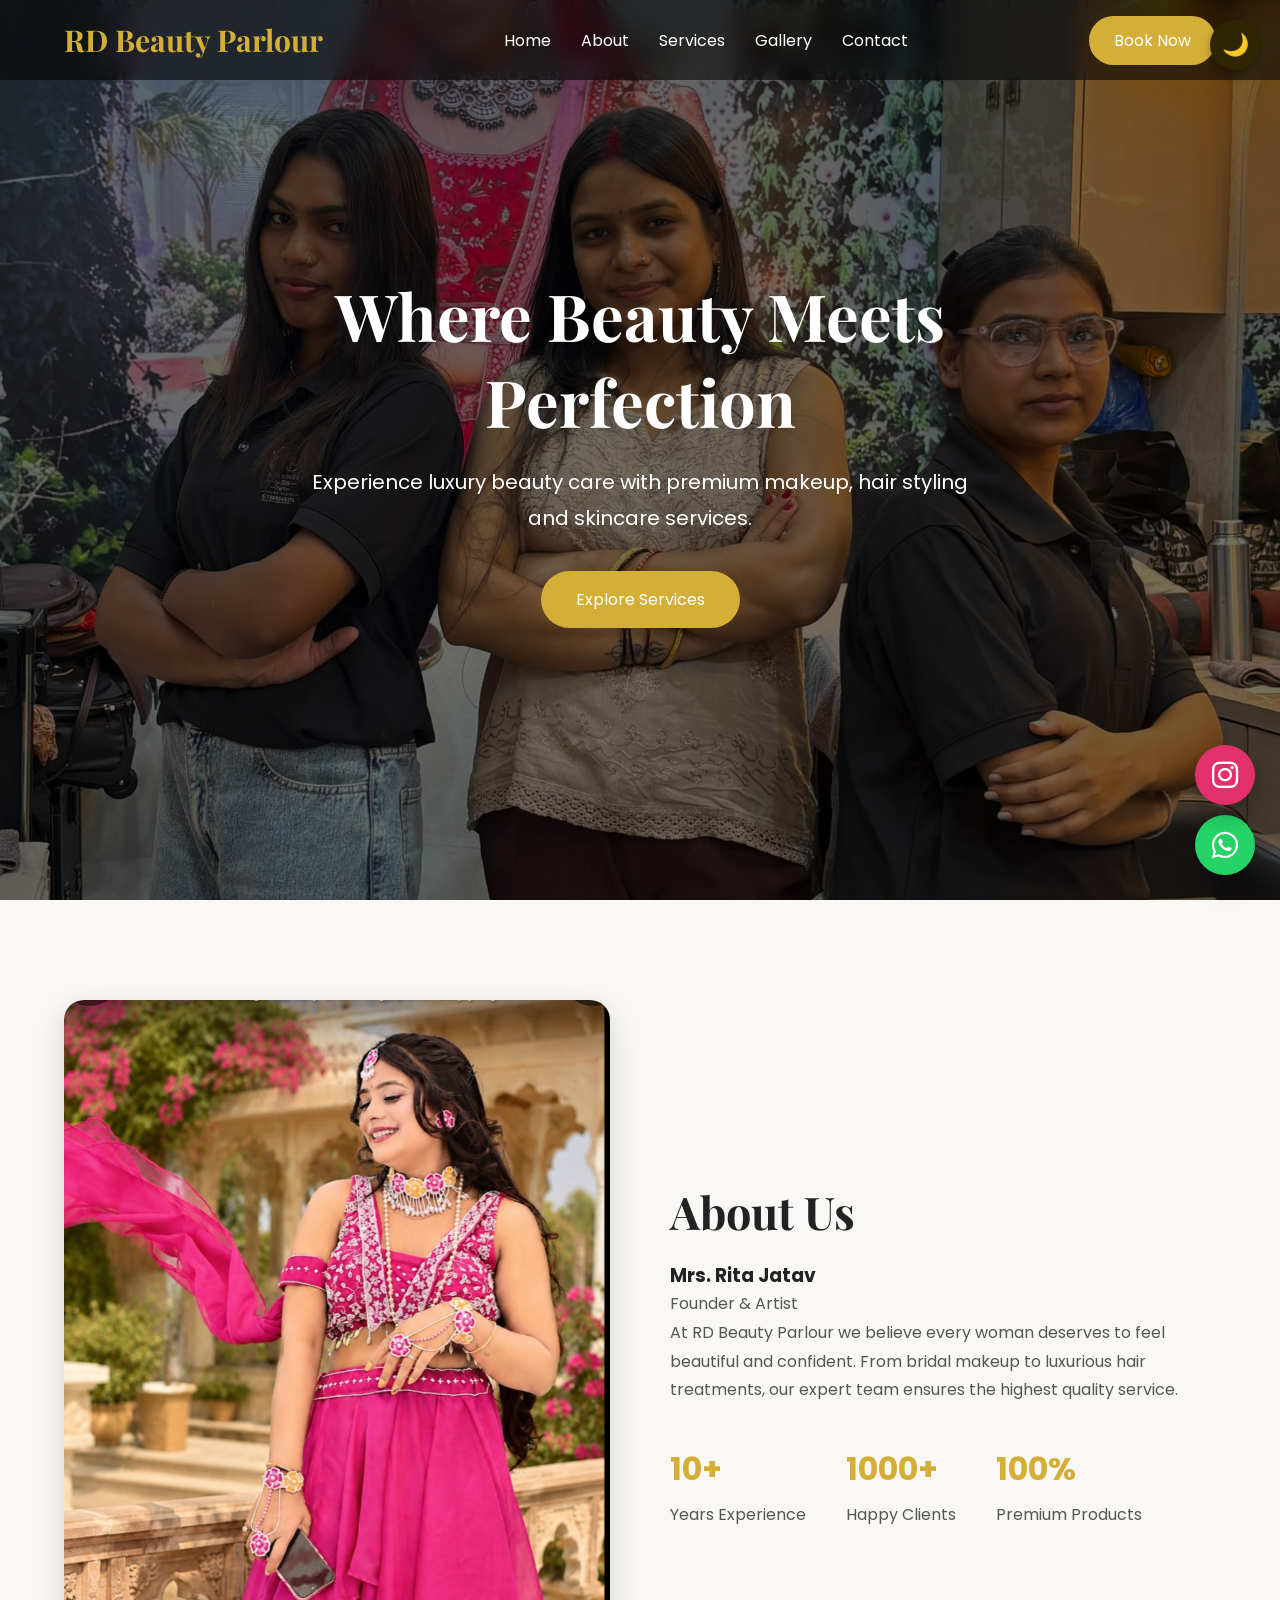
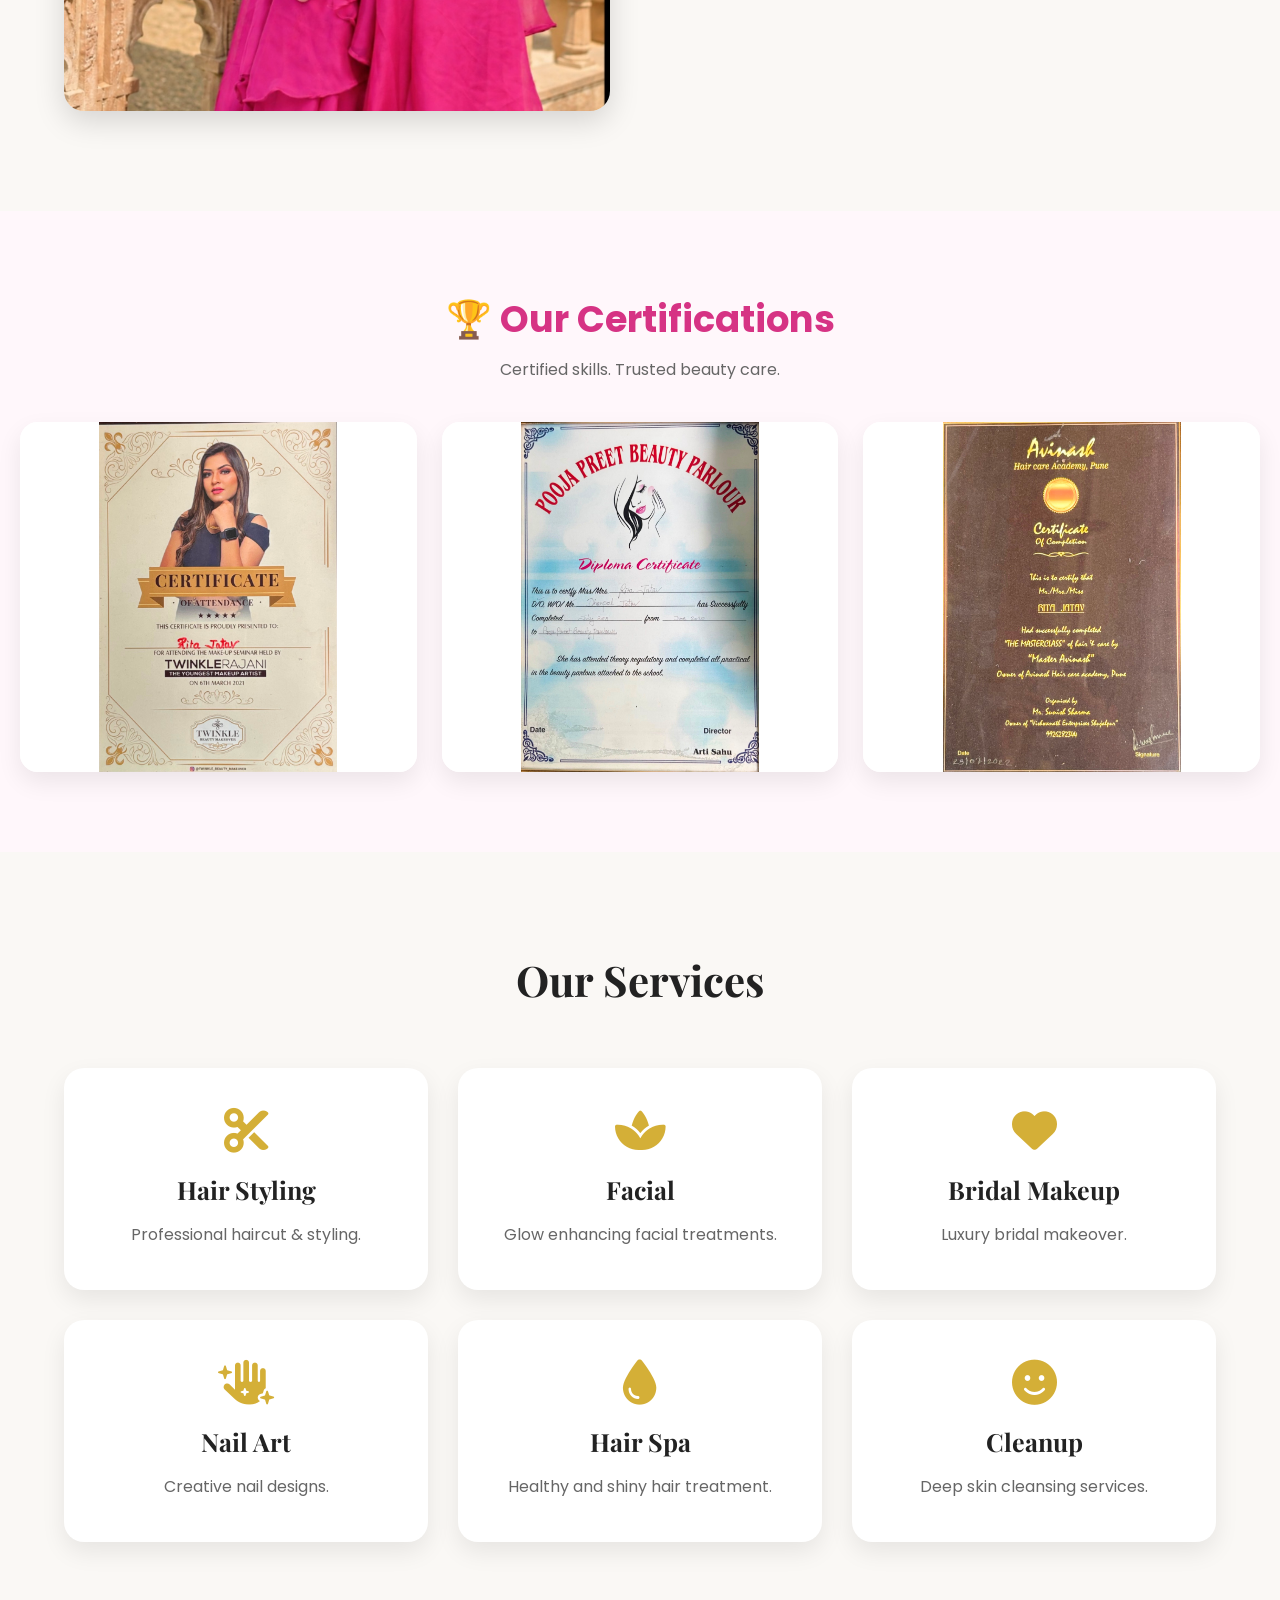
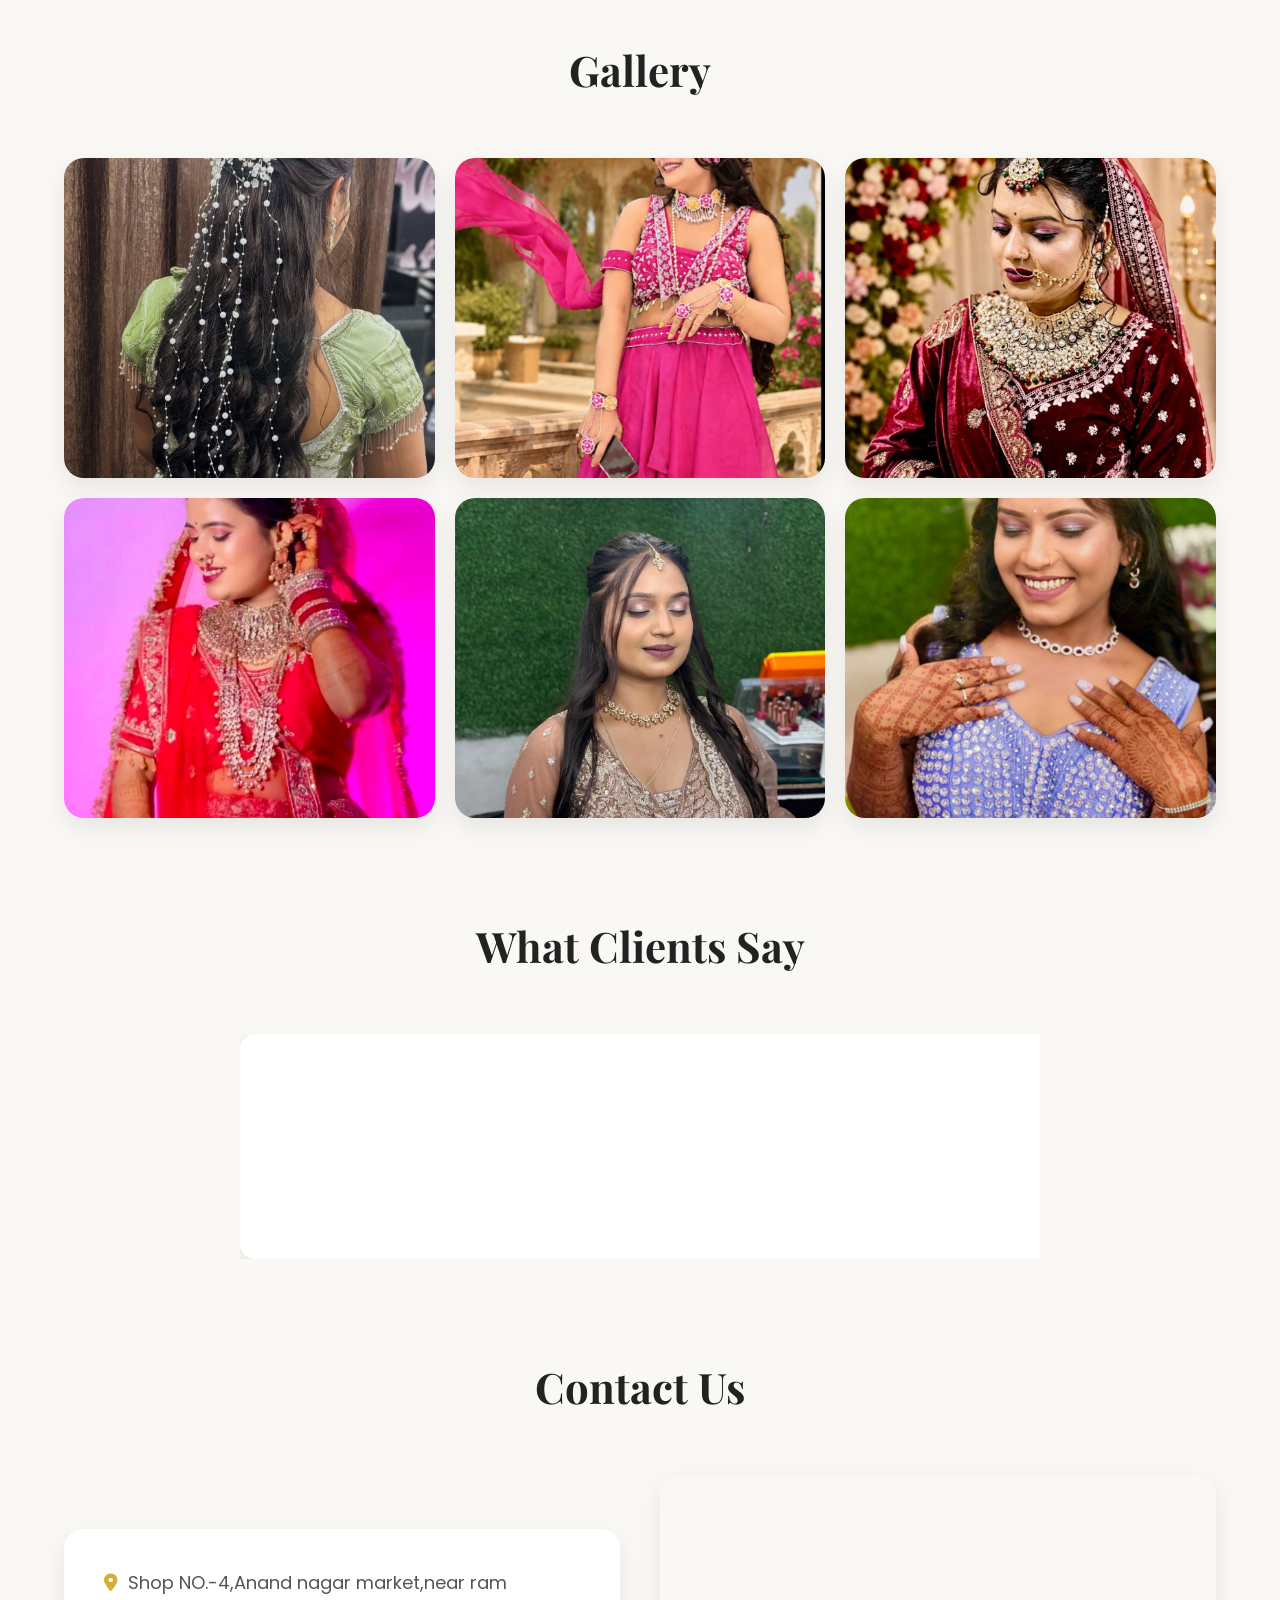
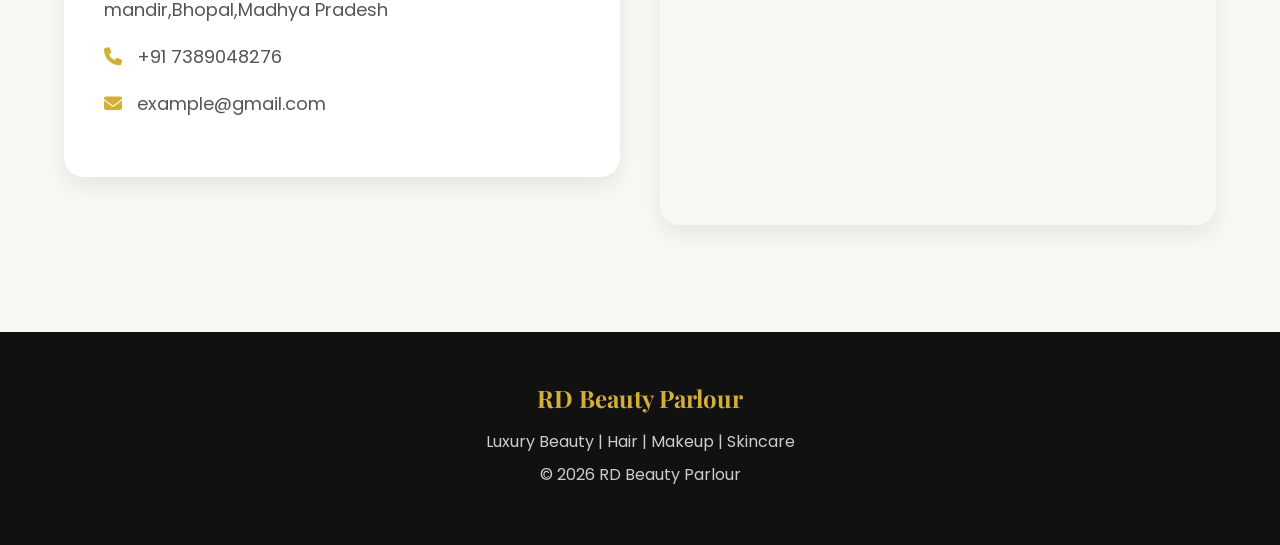
<file: index.html>
<!DOCTYPE html> 
<html lang="en"> 
<head> 
<meta charset="UTF-8"> 
<meta name="viewport" content="width=device-width, initial-scale=1.0"> 
<title>RD Beauty Parlour </title> 
   <meta name="description" content="RD Beauty Parlour in Bhopal offering professional beauty,makeup and salon services.Conatct us to book your appointment.">
   <meta name="robots" content="index,follow">
<!-- Google Fonts --> 
<link 
href="https://fonts.googleapis.com/css2?family=Playfair+Display:wght@600;700&family=Po
ppins:wght@300;400;500;600&display=swap" rel="stylesheet"> 
<!-- Font Awesome --> 
<link rel="stylesheet" 
href="https://cdnjs.cloudflare.com/ajax/libs/font-awesome/6.5.2/css/all.min.css"> 
<link rel="stylesheet" href="style.css"> 
   <meta name="google-site-verification" content="rj_wL7FtIfzZGSHuv7kwl30O1l1yelcZphrK2kjV3Wg" />
   
</head> 
<body> 
<!-- ================= NAVBAR ================= --> 
<header> 
<nav class="navbar"> 
<h2 class="logo">RD Beauty Parlour</h2> 
<ul class="nav-links"> 
<li><a href="#home">Home</a></li> 
<li><a href="#about">About</a></li> 
<li><a href="#services">Services</a></li> 
<li><a href="#gallery">Gallery</a></li> 
<li><a href="#contact">Contact</a></li> 
</ul> 
<a href="#" class="btn">Book Now</a> 
<div class="theme-toggle">
    <button id="darkModeToggle">🌙</button>
</div>
</nav> 
</header> 
<!-- ================= HERO ================= --> 
<section class="hero" id="home"> 
<div class="hero-content"> 
<h1>Where Beauty Meets Perfection</h1> 
<p> 
Experience luxury beauty care with premium makeup, 
hair styling and skincare services. 
</p> 
<a href="#services" class="hero-btn"> 
Explore Services 
</a> 
</div> 
</section> 

<!-- ================= ABOUT ================= --> 
<section class="about" id="about"> 
<div class="about-img"> 
<img src="images/Screenshot_20260714_000446_Google.jpg" alt=""> 
</div> 
<div class="about-text"> 
<h2>About Us</h2> 
<h3 class="artist-name">Mrs. Rita Jatav</h3> 
<p class="artist-title">Founder & Artist</p>
<p> 
At RD Beauty Parlour we believe every woman deserves 
to feel beautiful and confident. 
From bridal makeup to luxurious hair treatments, 
our expert team ensures the highest quality service. 
</p> 
<div class="about-box"> 
<div> 
<h3>10+</h3> 
<p>Years Experience</p> 
</div> 
<div> 
<h3>1000+</h3> 
<p>Happy Clients</p> 
</div> 
<div> 
<h3>100%</h3> 
<p>Premium Products</p> 
</div> 
</div> 
</div> 
</section> 
<!-- ========================= 
     CERTIFICATIONS SECTION 
========================= --> 
<section id="certificates" class="certificates"> 
    <div class="container"> 
        <h2>
🏆
 Our Certifications</h2> 
        <p class="cert-subtitle"> 
            Certified skills. Trusted beauty care. 
        </p> 
 
        <div class="certificate-grid"> 
 
            <div class="certificate-card"> 
                <img src="images/IMG-20260717-WA0024.jpg" alt="Certificate 1"> 
                 
            </div> 
 
            <div class="certificate-card"> 
                <img src="images/IMG-20260717-WA0022.jpg" alt="Certificate 2"> 
                 
            </div> 
 
            <div class="certificate-card"> 
                <img src="images/IMG-20260717-WA0018.jpg" alt="Certificate 3"> 
                 
            </div> 
 
        </div> 
    </div> 
</section>
<!-- ================= SERVICES ================= --> 
<section class="services" id="services"> 
<h2 class="section-title"> 
Our Services 
</h2> 
<div class="service-container"> 
<div class="card"> 
<i class="fa-solid fa-scissors"></i> 
<h3>Hair Styling</h3> 
<p>Professional haircut & styling.</p> 
</div> 
<div class="card"> 
<i class="fa-solid fa-spa"></i> 
<h3>Facial</h3> 
<p>Glow enhancing facial treatments.</p> 
</div> 
<div class="card"> 
<i class="fa-solid fa-heart"></i> 
<h3>Bridal Makeup</h3> 
<p>Luxury bridal makeover.</p> 
</div> 
<div class="card"> 
<i class="fa-solid fa-hand-sparkles"></i> 
<h3>Nail Art</h3> 
<p>Creative nail designs.</p> 
</div> 
<div class="card"> 
<i class="fa-solid fa-droplet"></i> 
<h3>Hair Spa</h3> 
<p>Healthy and shiny hair treatment.</p> 
</div> 
<div class="card"> 
<i class="fa-solid fa-face-smile"></i> 
<h3>Cleanup</h3> 
<p>Deep skin cleansing services.</p> 
</div> 
</div> 
</section> 
<!-- ================= GALLERY ================= --> 
<section class="gallery" id="gallery"> 
<h2 class="section-title"> 
Gallery 
</h2> 
<div class="gallery-grid"> 
<img src="images/image1.jpg.jpg"> 
<img src="images/Screenshot_20260714_000446_Google.jpg"> 
<img src="images/Screenshot_20260715_010817_Google.jpg"> 
<img src="images/Screenshot_20260715_010904_Google.jpg"> 
<img src="images/Screenshot_20260715_011001_Google.jpg"> 
<img src="images/Screenshot_20260714_003854_Instagram.jpg"> 
</div> 
</section> 
<!-- ================= TESTIMONIAL ================= --> 
<section class="testimonial" id="testimonial"> 
    <h2 class="section-title">What Clients Say</h2> 
 
    <div class="slider"> 
        <div class="slides"> 
 
            <div class="review"> 
                
⭐⭐⭐⭐⭐
 
                <p>"Best beauty parlour in town. Amazing makeup and friendly staff."</p> 
                <h4>- Priya Sharma</h4> 
            </div class="review"> 
 <p>"Best beauty parlour in town. Amazing makeup and friendly staff."</p> 
                <h4>- Priya Sharma</h4> 
            <div class="review"> 
                
⭐⭐⭐⭐⭐
 
                <p>"My bridal makeup was perfect. Highly recommended!"</p> 
                <h4>- Neha Verma</h4> 
            </div> 
 
            <div class="review"> 
                
⭐⭐⭐⭐⭐
 
                <p>"Very professional service and a clean, relaxing environment."</p> 
                <h4>- Aarti Singh</h4> 
            </div> 
 
        </div> 
    </div> 
</section>
<!-- ================= CONTACT ================= --> 
<section class="contact" id="contact"> 
<h2 class="section-title"> 
Contact Us 
</h2> 
<div class="contact-box"> 
<div> 
<p><i class="fa-solid fa-location-dot"></i>Shop NO.-4,Anand nagar market,near ram mandir,Bhopal,Madhya Pradesh</p> 
<p><i class="fa-solid fa-phone"></i> +91 7389048276</p> 
<p><i class="fa-solid fa-envelope"></i> example@gmail.com</p> 
</div> 
<div> 
<iframe 
src="https://www.google.com/maps/embed?pb=!1m18!1m12!1m3!1d3665.7576309063793!2d77.48436277494613!3d23.25190517901367!2m3!1f0!2f0!3f0!3m2!1i1024!2i768!4f13.1!3m3!1m2!1s0x397c411b8160f1cb%3A0xeb3e4abd1812002!2sRD%20Beauty%20Parlour!5e0!3m2!1sen!2sin!4v1784058128882!5m2!1sen!2sin" width="600" height="450" style="border:0;" allowfullscreen="" loading="lazy" referrerpolicy="strict-origin-when-cross-origin"></iframe>
</iframe> 
</div> 
</div> 
</section> 
<!-- ================= FOOTER ================= --> 
<footer> 
<h2>RD Beauty Parlour</h2> 
<p> 
Luxury Beauty | Hair | Makeup | Skincare 
</p> 
<p> 
© 2026 RD Beauty Parlour 
</p> 
</footer> 
<a href="https://wa.me/917389048276"
class="whatsapp-float"target="_blank"> 
<i class="fab fa-whatsapp"></i> 
</a> 
<a
href="https://instagram.com/rita_beauty_hair_makeupartist"
    class="instagram-float"
     target="_blank">
    <i class="fab fa-instagram"></i>
</a>
<script src="script.js"></script> 
</body> 
</html>
</file>
<file: style.css>
/* ========================== 
GOOGLE FONT 
========================== */ 
@import 
url('https://fonts.googleapis.com/css2?family=Poppins:wght@300;400;500;600&family=Playfair+Display:wght@600;700&display=swap'); 
/* ========================== 
RESET 
========================== */ 
*{ 
margin:0; 
padding:0; 
box-sizing:border-box; 
scroll-behavior:smooth; 
} 
body{ 
font-family:'Poppins',sans-serif; 
background:#faf8f5; 
color:#222; 
} 
img{ 
width:100%; 
display:block; 
} 
a{ 
text-decoration:none; 
} 
/* ========================== 
NAVBAR 
========================== */ 
header{ 
position:fixed; 
width:100%; 
top:0; 
left:0; 
z-index:1000; 
background:rgba(0,0,0,.55); 
backdrop-filter:blur(10px); 
} 
.navbar{ 
width:90%; 
margin:auto; 
height:80px; 
display:flex; 
justify-content:space-between; 
align-items:center; 
} 
.logo{ 
color:#d4af37; 
font-family:'Playfair Display',serif; 
font-size:30px; 
} 
.nav-links{ 
display:flex; 
list-style:none; 
gap:30px; 
} 
.nav-links a{ 
color:white; 
transition:.3s; 
} 
.nav-links a:hover{ 
color:#d4af37; 
} 
.btn{ 
background:#d4af37; 
color:white; 
padding:12px 25px; 
border-radius:30px; 
transition:.3s; 
} 
.btn:hover{ 
background:#b58f20; 
} 
/* ========================== 
HERO 
========================== */ 
.hero{ 
height:100vh; 
background: 
linear-gradient(rgba(0,0,0,.55), 
rgba(0,0,0,.55)), 
url("images/team.jpg"); 
background-size:cover; 
background-position:center; 
display:flex; 
justify-content:center; 
align-items:center; 
text-align:center; 
} 
.hero-content{ 
max-width:700px; 
color:white; 
} 
.hero h1{ 
font-size:65px; 
font-family:'Playfair Display',serif; 
margin-bottom:20px; 
} 
.hero p{ 
font-size:20px; 
line-height:1.8; 
margin-bottom:35px; 
} 
.hero-btn{ 
display:inline-block; 
background:#d4af37; 
color:white; 
padding:16px 35px; 
border-radius:50px; 
transition:.4s; 
} 
.hero-btn:hover{ 
transform:translateY(-5px); 
background:#b58f20; 
} 
/* ========================== 
ABOUT 
========================== */ 
.about{ 
width:90%; 
margin:100px auto; 
display:grid; 
grid-template-columns:1fr 1fr; 
gap:60px; 
align-items:center; 
} 
.about-img img{ 
border-radius:20px; 
box-shadow:0 10px 30px rgba(0,0,0,.15); 
} 
.about h2{ 
font-size:45px; 
margin-bottom:20px; 
font-family:'Playfair Display',serif; 
} 
.about p{ 
color:#555; 
line-height:1.8; 
} 
.about-box{ 
margin-top:40px; 
display:flex; 
gap:40px; 
} 
.about-box h3{ 
color:#d4af37; 
font-size:32px; 
} 
.about-box p{ 
margin-top:8px; 
}
/* ========================== 
SECTION TITLE 
========================== */ 
.section-title{ 
text-align:center; 
font-size:42px; 
font-family:'Playfair Display',serif; 
margin-bottom:60px; 
color:#222; 
} 
/* ========================== 
SERVICES 
========================== */ 
.services{ 
width:90%; 
margin:100px auto; 
} 
.service-container{ 
display:grid; 
grid-template-columns:repeat(auto-fit,minmax(280px,1fr)); 
gap:30px; 
} 
.card{ 
background:#fff; 
border-radius:20px; 
padding:40px 30px; 
text-align:center; 
transition:.4s; 
box-shadow:0 10px 25px rgba(0,0,0,.08); 
cursor:pointer; 
} 
.card i{ 
font-size:45px; 
color:#d4af37; 
margin-bottom:20px; 
} 
.card h3{ 
font-size:25px; 
margin-bottom:15px; 
font-family:'Playfair Display',serif; 
} 
.card p{ 
color:#666; 
line-height:1.8; 
} 
.card:hover{ 
transform:translateY(-12px); 
box-shadow:0 20px 40px rgba(0,0,0,.18); 
} 
/* ========================== 
GALLERY 
========================== */ 
.gallery{ 
width:90%; 
margin:100px auto; 
} 
.gallery-grid{ 
display:grid; 
grid-template-columns:repeat(auto-fit,minmax(300px,1fr)); 
gap:20px; 
} 
.gallery-grid img{ 
width:100%; 
height:320px; 
object-fit:cover; 
border-radius:20px; 
transition:.4s; 
cursor:pointer; 
box-shadow:0 10px 25px rgba(0,0,0,.08); 
} 
.gallery-grid img:hover{ 
transform:scale(1.05); 
box-shadow:0 20px 40px rgba(0,0,0,.18); 
}
/* ========================== 
TESTIMONIALS 
========================== */ 
.slider{ 
    width: 100%; 
    overflow: hidden; 
    max-width: 800px; 
    margin: auto; 
} 
 
.slides{ 
    display: flex; 
    width: 300%; 
    animation: slide 18s infinite; 
} 
 
.review{ 
    width: 100%; 

    flex:0 0 100%; 
    padding: 40px; 
    background: #fff; 
    border-radius: 15px; 
    text-align: center; 
    box-shadow: 0 5px 20px rgba(0,0,0,0.1); 
} 
 
@keyframes slide{ 
    0%,25%{transform:translateX(0);} 
    33%,58%{transform:translateX(-100%);} 
    66%,91%{transform:translateX(-200%);} 
    100%{transform:translateX(0);} 
}
/* ========================== 
CONTACT 
========================== */ 
.contact{ 
width:90%; 
margin:100px auto; 
} 
.contact-box{ 
display:grid; 
grid-template-columns:1fr 1fr; 
gap:40px; 
align-items:center; 
} 
.contact-box div:first-child{ 
background:#fff; 
padding:40px; 
border-radius:20px; 
box-shadow:0 10px 25px rgba(0,0,0,.08); 
} 
.contact-box p{ 
font-size:18px; 
margin-bottom:20px; 
color:#555; 
} 
.contact-box i{ 
color:#d4af37; 
margin-right:10px; 
} 
.contact iframe{ 
width:100%; 
height:350px; 
border:none; 
border-radius:20px; 
box-shadow:0 10px 25px rgba(0,0,0,.08); 
} 
/* ========================== 
FOOTER 
========================== */ 
footer{ 
background:#111; 
color:#fff; 
text-align:center; 
padding:50px 20px; 
margin-top:80px; 
} 
footer h2{ 
font-family:'Playfair Display',serif; 
color:#d4af37; 
margin-bottom:15px; 
} 
footer p{ 
color:#ccc; 
margin:8px 0; 
}
/* ========================== 
FLOATING WHATSAPP BUTTON 
========================== */ 
.whatsapp-float{ 
position:fixed; 
bottom:25px; 
right:25px; 
width:60px; 
height:60px; 
background:#25D366; 
color:#fff; 
border-radius:50%; 
display:flex; 
justify-content:center; 
align-items:center; 
font-size:30px; 
box-shadow:0 10px 25px rgba(0,0,0,.25); 
transition:.3s; 
z-index:999; 
} 
.whatsapp:hover{ 
transform:scale(1.12); 
} 
/* FLOATING INSTAGRAM BUTTON */
.instagram-float{ 
position:fixed; 
bottom:95px; 
right:25px; 
width:60px; 
height:60px; 
background:#E1306C; 
color:#fff; 
border-radius:50%; 
display:flex; 
justify-content:center; 
align-items:center; 
font-size:30px; 
box-shadow:0 10px 25px rgba(0,0,0,.25); 
transition:.3s; 
z-index:999; 
} 
.instagram-float:hover{ 
transform:scale(1.12); 
} 
/* ========================== 
SIMPLE FADE ANIMATION 
========================== */ 
.hero-content, 
.about, 
.services, 
.gallery, 
.testimonial, 
.contact{ 
animation:fadeUp .9s ease; 
} 
@keyframes fadeUp{ 
from{ 
opacity:0; 
transform:translateY(40px); 
} 
to{ 
opacity:1; 
transform:translateY(0); 
} 
} 
/* ========================== 
RESPONSIVE DESIGN 
========================== */ 
@media(max-width:992px){ 
.navbar{ 
flex-direction:column; 
height:auto; 
padding:20px 0; 
} 
.nav-links{ 
margin:20px 0; 
flex-wrap:wrap; 
justify-content:center; 
gap:18px; 
} 
.hero h1{ 
font-size:48px; 
} 
.hero p{ 
font-size:18px; 
} 
.about{ 
grid-template-columns:1fr; 
} 
.contact-box{ 
grid-template-columns:1fr; 
} 
} 
@media(max-width:768px){ 
.logo{ 
font-size:24px; 
} 
.hero{ 
padding:0 20px; 
} 
.hero h1{ 
font-size:38px; 
} 
.hero p{ 
font-size:16px; 
} 
.section-title{ 
font-size:34px; 
} 
.about h2{ 
font-size:34px; 
} 
.about-box{ 
flex-direction:column; 
gap:20px; 
} 
.gallery-grid{ 
grid-template-columns:1fr; 
} 
.service-container{ 
grid-template-columns:1fr; 
} 
} 
@media(max-width:480px){ 
.btn, 
.hero-btn{ 
padding:12px 24px; 
font-size:15px; 
} 
.hero h1{ 
font-size:30px; 
} 
.testimonial-box{ 
padding:30px 20px; 
} 
.contact-box div:first-child{ 
padding:25px; 
} 
.whatsapp{ 
width:55px; 
height:55px; 
font-size:28px; 
bottom:20px; 
right:20px; 
} 
}
/* Dark Mode Toggle */ 
.theme-toggle { 
position: fixed; 
top: 20px; 
right: 20px; 
z-index: 1000; 
} 
#darkModeToggle { 
width: 50px; 
height: 50px; 
border: none; 
border-radius: 50%; 
cursor: pointer; 
font-size: 22px; 
background: #2f2503; 
color: white; 
box-shadow: 0 4px 10px rgba(0,0,0,0.3); 
transition: 0.3s; 
} 
#darkModeToggle:hover { 
transform: scale(1.1); 
} 
/* Dark Mode */ 
body.dark-mode { 
background: #121212; 
color: #ffffff; 
} 
body.dark-mode section, 
body.dark-mode header, 
body.dark-mode footer, 
body.dark-mode nav { 
background: #1e1e1e !important; 
} 
body.dark-mode h1, 
body.dark-mode h2, 
body.dark-mode h3, 
body.dark-mode p, 
body.dark-mode a { 
color: #ffffff !important; 
}
/* Dark mode for service cards */ 
body.dark-mode .service-card, 
body.dark-mode .card, 
body.dark-mode .service-box { 
background: #222 !important; 
color: white !important; 
border: 1px solid #444; 
} 
/* Dark mode for buttons */ 
body.dark-mode .btn, 
body.dark-mode .hero-btn { 
background: #d4af37; 
color: #111; 
} 
/* Dark mode for all sections */ 
body.dark-mode section { 
background: #121212 !important; 
}
/* Scroll Animation */
.hidden {
    opacity: 0;
    transform: translateY(60px);
    transition: all 0.8s ease;
}
.show{
    opacity: 1;
    transform: translateY(0);
}
/* ========================== 
   CERTIFICATES 
========================== */ 
 
.certificates{ 
    padding:80px 20px; 
    background:#fff7fb; 
    text-align:center; 
} 
 
.certificates h2{ 
    font-size:2.3rem; 
    color:#d63384; 
    margin-bottom:10px; 
} 
 
.cert-subtitle{ 
    color:#666; 
    margin-bottom:40px; 
} 
 
.certificate-grid{ 
    display:grid; 
    grid-template-columns:repeat(auto-fit,minmax(280px,1fr)); 
    gap:25px; 
} 
 
.certificate-card{ 
    background:#fff; 
    border-radius:18px; 
    overflow:hidden; 
    box-shadow:0 10px 25px rgba(0,0,0,.08); 
    transition:.3s; 
} 
 
.certificate-card:hover{ 
    transform:translateY(-8px); 
} 
 
.certificate-card img{ 
    width:100%; 
    height:350px; 
    object-fit:contain; 
    background:white; 
} 
 
.certificate-card h3{ 
    padding:18px;
    /* ===== MOBILE HERO FIX ===== */

@media (max-width: 768px){
    .hero {
                background: red !important;
    }
}
@media (max-width: 768px) {
    .hero {
        outline: 10px solid red !
        important;
    }
}
</file>
